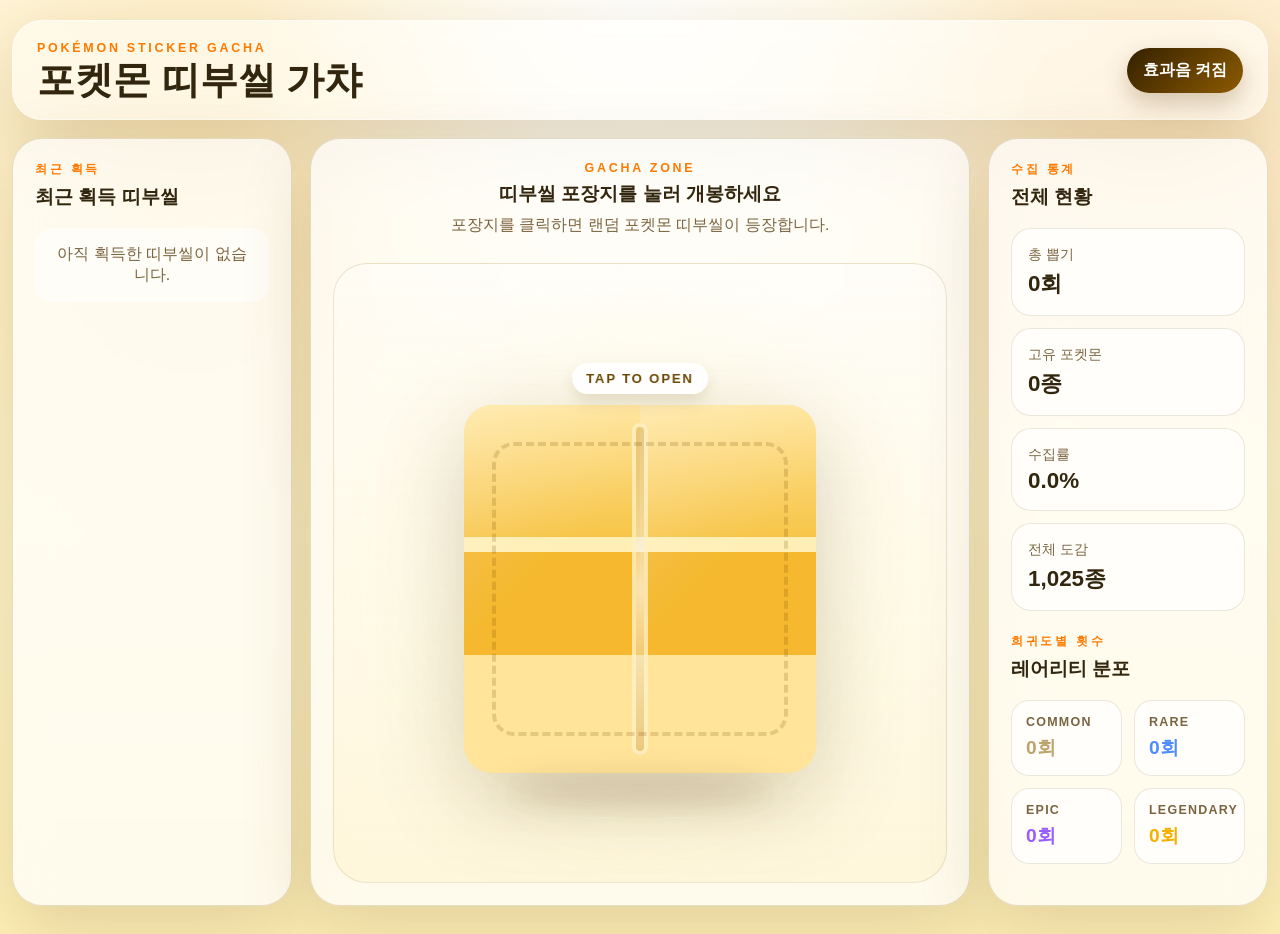
<file: docs/index.html>
<!doctype html>
<html lang="ko">
  <head>
    <meta charset="UTF-8" />
    <meta name="viewport" content="width=device-width, initial-scale=1.0" />
    <title>포켓몬 띠부씰 가챠</title>
    <meta
      name="description"
      content="포켓몬 띠부씰을 랜덤으로 뽑고, 최근 획득 목록과 수집 통계를 저장하는 가챠 웹앱"
    />
    <meta property="og:title" content="포켓몬 띠부씰 가챠" />
    <meta
      property="og:description"
      content="포켓몬 띠부씰을 랜덤으로 뽑고, 최근 획득 목록과 수집 통계를 저장하는 가챠 웹앱"
    />
    <meta property="og:type" content="website" />
    <meta property="og:image" content="./assets/og-image.png" />
    <meta property="og:image:width" content="1200" />
    <meta property="og:image:height" content="630" />
    <link rel="icon" href="./assets/favicon.svg" type="image/svg+xml" />
    <link rel="stylesheet" href="./style.css" />
  </head>
  <body>
    <div class="app-shell">
      <header class="topbar">
        <div>
          <p class="eyebrow">Pokémon Sticker Gacha</p>
          <h1>포켓몬 띠부씰 가챠</h1>
        </div>
        <button
          id="muteToggle"
          class="icon-button"
          type="button"
          aria-pressed="false"
        >
          효과음 켜짐
        </button>
      </header>

      <main class="layout">
        <aside class="panel side-panel recent-panel">
          <div class="panel-title">
            <p class="eyebrow">최근 획득</p>
            <h2>최근 획득 띠부씰</h2>
          </div>
          <ul id="recentList" class="recent-list" aria-live="polite">
            <li class="empty-state">아직 획득한 띠부씰이 없습니다.</li>
          </ul>
        </aside>

        <section class="panel center-panel">
          <div class="panel-title center-copy">
            <p class="eyebrow">Gacha Zone</p>
            <h2>띠부씰 포장지를 눌러 개봉하세요</h2>
            <p id="statusText" class="status-text">
              포장지를 클릭하면 랜덤 포켓몬 띠부씰이 등장합니다.
            </p>
          </div>

          <div class="stage" id="stage">
            <button
              id="gachaButton"
              class="gacha-button"
              type="button"
              aria-label="띠부씰 포장지 열기"
            >
              <span class="stage-glow"></span>
              <span class="package-label">TAP TO OPEN</span>
              <span class="package-pack">
                <span class="package-half package-half-left"></span>
                <span class="package-half package-half-right"></span>
                <span class="package-center-seam"></span>
                <span class="package-burst"></span>
              </span>
              <span class="package-shadow"></span>
            </button>

            <article id="stickerCard" class="sticker-card" hidden>
              <div class="sticker-topline">
                <span id="stickerNumber" class="sticker-number">#000</span>
                <span id="stickerRarity" class="sticker-rarity">COMMON</span>
              </div>

              <img id="pokemonImage" class="sticker-image" alt="" />

              <h3 id="pokemonName" class="sticker-name">Pokemon</h3>
              <p id="pokemonTypes" class="sticker-meta">Type: -</p>
              <p id="pokemonHeight" class="sticker-meta">Height: -</p>
              <p id="pokemonWeight" class="sticker-meta">Weight: -</p>
            </article>
          </div>
        </section>

        <aside class="panel side-panel stats-panel">
          <div class="panel-title">
            <p class="eyebrow">수집 통계</p>
            <h2>전체 현황</h2>
          </div>

          <div class="stats-grid">
            <div class="stat-card">
              <span class="stat-label">총 뽑기</span>
              <strong id="totalDraws">0회</strong>
            </div>
            <div class="stat-card">
              <span class="stat-label">고유 포켓몬</span>
              <strong id="uniqueCount">0종</strong>
            </div>
            <div class="stat-card">
              <span class="stat-label">수집률</span>
              <strong id="collectionRate">0.0%</strong>
            </div>
            <div class="stat-card">
              <span class="stat-label">전체 도감</span>
              <strong id="dexCount">--</strong>
            </div>
          </div>

          <div class="panel-title rarity-title">
            <p class="eyebrow">희귀도별 횟수</p>
            <h2>레어리티 분포</h2>
          </div>

          <div class="rarity-grid" id="rarityGrid" aria-label="희귀도별 횟수">
            <div class="rarity-card rarity-common">
              <span>COMMON</span>
              <strong id="commonCount">0회</strong>
            </div>
            <div class="rarity-card rarity-rare">
              <span>RARE</span>
              <strong id="rareCount">0회</strong>
            </div>
            <div class="rarity-card rarity-epic">
              <span>EPIC</span>
              <strong id="epicCount">0회</strong>
            </div>
            <div class="rarity-card rarity-legendary">
              <span>LEGENDARY</span>
              <strong id="legendaryCount">0회</strong>
            </div>
          </div>
        </aside>
      </main>
    </div>

    <audio id="pokemonCry" preload="auto"></audio>
    <script src="./script.js"></script>
  </body>
</html>
</file>
<file: docs/style.css>
:root {
  color-scheme: light;
  --bg-1: #fff7de;
  --bg-2: #fff0b8;
  --panel: rgba(255, 255, 255, 0.72);
  --panel-border: rgba(117, 85, 16, 0.18);
  --text: #33260f;
  --muted: #7b6440;
  --shadow: 0 24px 70px rgba(90, 60, 12, 0.18);
  --accent: #f8b400;
  --accent-2: #ff7a00;
  --common: #bfa36d;
  --rare: #4e8cff;
  --epic: #9a5cff;
  --legendary: #f5b100;
  --card-radius: 28px;
}

* {
  box-sizing: border-box;
}

html,
body {
  min-height: 100%;
}

body {
  margin: 0;
  font-family: "Trebuchet MS", "Segoe UI", "Noto Sans KR", sans-serif;
  color: var(--text);
  background:
    radial-gradient(circle at top, rgba(255, 255, 255, 0.9), transparent 35%),
    radial-gradient(circle at 15% 20%, rgba(255, 196, 82, 0.24), transparent 28%),
    radial-gradient(circle at 90% 15%, rgba(255, 154, 60, 0.16), transparent 25%),
    linear-gradient(180deg, var(--bg-1), var(--bg-2));
}

body::before {
  content: "";
  position: fixed;
  inset: 0;
  pointer-events: none;
  background-image:
    radial-gradient(rgba(255, 255, 255, 0.22) 1px, transparent 1px);
  background-size: 24px 24px;
  opacity: 0.45;
}

.app-shell {
  position: relative;
  z-index: 1;
  width: min(1440px, calc(100vw - 24px));
  margin: 0 auto;
  padding: 20px 0 28px;
}

.topbar {
  display: flex;
  justify-content: space-between;
  align-items: center;
  gap: 16px;
  margin-bottom: 18px;
  padding: 20px 24px;
  border: 1px solid rgba(255, 255, 255, 0.55);
  border-radius: 30px;
  background: rgba(255, 255, 255, 0.52);
  backdrop-filter: blur(14px);
  box-shadow: var(--shadow);
}

.eyebrow {
  margin: 0 0 6px;
  font-size: 0.78rem;
  font-weight: 800;
  letter-spacing: 0.22em;
  text-transform: uppercase;
  color: var(--accent-2);
}

h1,
h2,
h3,
p {
  margin: 0;
}

h1 {
  font-size: clamp(2rem, 3vw, 3rem);
  line-height: 1;
}

.icon-button {
  border: 0;
  border-radius: 999px;
  padding: 12px 16px;
  font: inherit;
  font-weight: 700;
  color: #fff;
  background: linear-gradient(135deg, #342100, #8d5b00);
  box-shadow: 0 10px 24px rgba(86, 49, 0, 0.25);
  cursor: pointer;
  transition: transform 0.2s ease, filter 0.2s ease;
}

.icon-button:hover {
  transform: translateY(-1px);
  filter: brightness(1.05);
}

.layout {
  display: grid;
  grid-template-columns: 280px minmax(0, 1fr) 280px;
  gap: 18px;
  align-items: stretch;
}

.panel {
  border: 1px solid var(--panel-border);
  border-radius: 30px;
  background: var(--panel);
  backdrop-filter: blur(18px);
  box-shadow: var(--shadow);
}

.side-panel,
.center-panel {
  padding: 22px;
}

.panel-title {
  margin-bottom: 18px;
}

.panel-title h2 {
  font-size: 1.2rem;
}

.center-copy {
  text-align: center;
}

.status-text {
  margin-top: 8px;
  min-height: 1.5em;
  color: var(--muted);
}

.recent-list {
  display: grid;
  gap: 10px;
  margin: 0;
  padding: 0;
  list-style: none;
}

.recent-item {
  display: grid;
  grid-template-columns: 52px 1fr;
  gap: 12px;
  align-items: center;
  padding: 10px;
  border-radius: 18px;
  background: rgba(255, 255, 255, 0.7);
  border: 1px solid rgba(97, 64, 10, 0.12);
}

.recent-thumb {
  width: 52px;
  height: 52px;
  object-fit: contain;
  border-radius: 16px;
  background: linear-gradient(145deg, #fff, #fff1c8);
}

.recent-name {
  display: block;
  font-weight: 800;
}

.recent-id {
  display: block;
  font-size: 0.85rem;
  color: var(--muted);
}

.empty-state {
  padding: 16px;
  border-radius: 18px;
  text-align: center;
  color: var(--muted);
  background: rgba(255, 255, 255, 0.55);
}

.stats-grid {
  display: grid;
  gap: 12px;
}

.rarity-title {
  margin-top: 22px;
}

.rarity-grid {
  display: grid;
  grid-template-columns: repeat(2, minmax(0, 1fr));
  gap: 12px;
}

.rarity-card {
  display: grid;
  gap: 6px;
  padding: 14px;
  border-radius: 18px;
  border: 1px solid rgba(97, 64, 10, 0.12);
  background: rgba(255, 255, 255, 0.72);
}

.rarity-card span {
  font-size: 0.78rem;
  font-weight: 800;
  letter-spacing: 0.1em;
  color: var(--muted);
}

.rarity-card strong {
  font-size: 1.2rem;
}

.rarity-common strong {
  color: var(--common);
}

.rarity-rare strong {
  color: var(--rare);
}

.rarity-epic strong {
  color: var(--epic);
}

.rarity-legendary strong {
  color: var(--legendary);
}

.stat-card {
  display: grid;
  gap: 4px;
  padding: 16px;
  border-radius: 20px;
  background: rgba(255, 255, 255, 0.7);
  border: 1px solid rgba(97, 64, 10, 0.12);
}

.stat-label {
  font-size: 0.88rem;
  color: var(--muted);
}

.stat-card strong {
  font-size: 1.4rem;
}

.stage {
  position: relative;
  display: grid;
  place-items: center;
  min-height: 620px;
  margin-top: 24px;
  overflow: hidden;
  border-radius: 34px;
  background:
    radial-gradient(circle at center, rgba(255, 255, 255, 0.7), rgba(255, 245, 201, 0.15) 42%, transparent 72%),
    linear-gradient(180deg, rgba(255, 255, 255, 0.35), rgba(255, 228, 144, 0.18));
  border: 1px solid rgba(117, 85, 16, 0.14);
}

.gacha-button {
  position: relative;
  width: min(420px, 78vw);
  aspect-ratio: 4 / 5;
  border: 0;
  padding: 0;
  background: transparent;
  cursor: pointer;
  transform-style: preserve-3d;
  transition: transform 0.2s ease, filter 0.2s ease;
}

.gacha-button:hover {
  transform: translateY(-6px) scale(1.01);
  filter: brightness(1.03);
}

.gacha-button:active {
  transform: translateY(-2px) scale(0.99);
}

.stage-glow {
  position: absolute;
  inset: 16% 12% 12%;
  border-radius: 50%;
  background: radial-gradient(circle, rgba(255, 245, 166, 0.75), rgba(255, 212, 87, 0.1) 55%, transparent 70%);
  filter: blur(14px);
  opacity: 0.72;
  transform: scale(0.86);
  transition: opacity 0.3s ease;
}

.package-label {
  position: absolute;
  top: 10%;
  left: 50%;
  z-index: 3;
  transform: translateX(-50%);
  padding: 8px 14px;
  border-radius: 999px;
  background: rgba(255, 255, 255, 0.92);
  color: #6b4600;
  font-size: 0.82rem;
  font-weight: 800;
  letter-spacing: 0.14em;
  box-shadow: 0 8px 16px rgba(103, 69, 9, 0.14);
}

.package-pack {
  position: absolute;
  inset: 18% 8% 12%;
  border-radius: 28px;
  overflow: hidden;
  filter: drop-shadow(0 26px 42px rgba(83, 56, 9, 0.22));
}

.package-pack::before {
  content: "";
  position: absolute;
  inset: 0;
  background:
    linear-gradient(135deg, rgba(255, 255, 255, 0.24), transparent 45%),
    linear-gradient(180deg, #ffe49a 0%, #f7c548 36%, #ffefb7 36%, #ffefb7 40%, #f5b82e 40%, #f5b82e 68%, #ffe49a 68%, #ffe49a 100%);
}

.package-pack::after {
  content: "";
  position: absolute;
  inset: 10% 8%;
  border-radius: 22px;
  border: 4px dashed rgba(119, 77, 0, 0.25);
  opacity: 0.75;
}

.package-half {
  position: absolute;
  top: 0;
  bottom: 0;
  width: 50%;
  background:
    linear-gradient(135deg, rgba(255, 255, 255, 0.24), transparent 45%),
    linear-gradient(180deg, #ffe49a 0%, #f7c548 36%, #ffefb7 36%, #ffefb7 40%, #f5b82e 40%, #f5b82e 68%, #ffe49a 68%, #ffe49a 100%);
  transition: transform 0.3s ease;
}

.package-half-left {
  left: 0;
  border-top-left-radius: 28px;
  border-bottom-left-radius: 28px;
}

.package-half-right {
  right: 0;
  border-top-right-radius: 28px;
  border-bottom-right-radius: 28px;
}

.package-center-seam {
  position: absolute;
  top: 6%;
  bottom: 6%;
  left: 50%;
  width: 8px;
  transform: translateX(-50%);
  border-radius: 999px;
  background: linear-gradient(180deg, rgba(153, 94, 0, 0.2), rgba(255, 255, 255, 0.6), rgba(153, 94, 0, 0.2));
  box-shadow: 0 0 0 4px rgba(255, 241, 196, 0.8);
}

.package-burst {
  position: absolute;
  inset: 38% 36%;
  border-radius: 50%;
  background:
    radial-gradient(circle, rgba(255, 255, 255, 0.95), rgba(255, 240, 167, 0.8) 30%, rgba(255, 197, 55, 0.1) 62%, transparent 72%);
  opacity: 0;
  transform: scale(0.4);
}

.package-shadow {
  position: absolute;
  left: 18%;
  right: 18%;
  bottom: 6%;
  height: 24px;
  border-radius: 50%;
  background: rgba(79, 47, 0, 0.2);
  filter: blur(16px);
}

.stage.is-opening .package-label,
.stage.is-opening .stage-glow {
  opacity: 0;
}

.stage.is-opening .gacha-button {
  animation: shake 0.95s ease-in-out 2;
}

.stage.is-opening .package-half-left {
  transform: translateX(-118%) rotate(-18deg);
}

.stage.is-opening .package-half-right {
  transform: translateX(118%) rotate(18deg);
}

.stage.is-opening .package-center-seam {
  animation: seam-crack 0.6s ease forwards;
}

.stage.is-opening .package-burst {
  animation: burst 0.9s ease 0.25s forwards;
}

.stage.is-legendary .package-pack::before {
  background:
    linear-gradient(135deg, rgba(255, 255, 255, 0.28), transparent 45%),
    linear-gradient(180deg, #ffd95a 0%, #f6a700 36%, #fff0aa 36%, #fff0aa 40%, #ffcc17 40%, #ffcc17 68%, #ffe99b 68%, #ffe99b 100%);
}

.stage.is-rare .stage-glow {
  background: radial-gradient(circle, rgba(108, 190, 255, 0.8), rgba(78, 140, 255, 0.14) 58%, transparent 70%);
}

.stage.is-epic .stage-glow {
  background: radial-gradient(circle, rgba(190, 126, 255, 0.85), rgba(154, 92, 255, 0.16) 58%, transparent 72%);
}

.stage.is-legendary .stage-glow {
  background: radial-gradient(circle, rgba(255, 235, 126, 0.95), rgba(245, 177, 0, 0.22) 58%, transparent 72%);
}

.stage.is-legendary {
  animation: legendary-shake 0.18s linear 6;
}

.sticker-card {
  position: absolute;
  display: grid;
  justify-items: center;
  gap: 8px;
  width: min(360px, 72vw);
  padding: 22px 20px 18px;
  border-radius: var(--card-radius);
  border: 5px solid rgba(255, 255, 255, 0.92);
  background:
    radial-gradient(circle at top, rgba(255, 255, 255, 0.95), transparent 38%),
    linear-gradient(180deg, rgba(255, 255, 255, 0.98), rgba(255, 250, 232, 0.96));
  box-shadow:
    0 24px 50px rgba(84, 54, 7, 0.22),
    0 0 0 8px rgba(255, 255, 255, 0.22);
  transform: translateY(26px) scale(0.5);
  opacity: 0;
  pointer-events: none;
}

.sticker-card::before {
  content: "";
  position: absolute;
  inset: 10px;
  border-radius: calc(var(--card-radius) - 10px);
  border: 1px solid rgba(120, 84, 18, 0.14);
}

.sticker-card::after {
  content: "";
  position: absolute;
  inset: 0;
  border-radius: inherit;
  background:
    linear-gradient(135deg, rgba(255, 255, 255, 0.55), transparent 32%),
    linear-gradient(180deg, transparent, rgba(255, 255, 255, 0.18));
  mix-blend-mode: screen;
  opacity: 0.85;
  pointer-events: none;
}

.sticker-card.is-visible {
  animation: sticker-pop 0.9s cubic-bezier(0.18, 0.84, 0.2, 1.2) forwards;
}

.sticker-card[data-rarity="common"] {
  box-shadow:
    0 24px 50px rgba(84, 54, 7, 0.22),
    0 0 0 8px rgba(191, 163, 109, 0.16);
}

.sticker-card[data-rarity="rare"] {
  box-shadow:
    0 24px 50px rgba(84, 54, 7, 0.22),
    0 0 0 8px rgba(78, 140, 255, 0.18),
    0 0 40px rgba(78, 140, 255, 0.16);
}

.sticker-card[data-rarity="epic"] {
  box-shadow:
    0 24px 50px rgba(84, 54, 7, 0.22),
    0 0 0 8px rgba(154, 92, 255, 0.18),
    0 0 40px rgba(154, 92, 255, 0.18);
}

.sticker-card[data-rarity="legendary"] {
  box-shadow:
    0 24px 50px rgba(84, 54, 7, 0.22),
    0 0 0 8px rgba(245, 177, 0, 0.2),
    0 0 48px rgba(245, 177, 0, 0.22);
}

.sticker-topline {
  display: flex;
  justify-content: space-between;
  align-items: center;
  gap: 12px;
  width: 100%;
  font-weight: 800;
  letter-spacing: 0.12em;
}

.sticker-number {
  color: var(--muted);
}

.sticker-rarity {
  padding: 6px 10px;
  border-radius: 999px;
  font-size: 0.72rem;
  background: rgba(246, 193, 70, 0.12);
}

.sticker-card[data-rarity="rare"] .sticker-rarity {
  color: #1b53d6;
  background: rgba(78, 140, 255, 0.12);
}

.sticker-card[data-rarity="epic"] .sticker-rarity {
  color: #7e39f0;
  background: rgba(154, 92, 255, 0.12);
}

.sticker-card[data-rarity="legendary"] .sticker-rarity {
  color: #9b6b00;
  background: rgba(245, 177, 0, 0.18);
}

.sticker-image {
  width: min(240px, 60vw);
  height: min(240px, 60vw);
  object-fit: contain;
  filter: drop-shadow(0 16px 20px rgba(73, 44, 0, 0.22));
}

.sticker-name {
  font-size: clamp(1.5rem, 3vw, 2rem);
  text-transform: capitalize;
}

.sticker-meta {
  font-size: 0.98rem;
  color: var(--muted);
}

.stage.is-legendary .sticker-card.is-visible {
  animation:
    sticker-pop 0.9s cubic-bezier(0.18, 0.84, 0.2, 1.2) forwards,
    legendary-flash 1.2s ease-out 0.1s;
}

@keyframes shake {
  0%,
  100% {
    transform: translate3d(0, 0, 0) rotate(0deg);
  }
  20% {
    transform: translate3d(-6px, 2px, 0) rotate(-1.5deg);
  }
  40% {
    transform: translate3d(6px, -2px, 0) rotate(1.5deg);
  }
  60% {
    transform: translate3d(-4px, 1px, 0) rotate(-1deg);
  }
  80% {
    transform: translate3d(4px, -1px, 0) rotate(1deg);
  }
}

@keyframes seam-crack {
  0% {
    opacity: 1;
    transform: translateX(-50%) scaleY(1);
  }
  50% {
    opacity: 1;
    transform: translateX(-50%) scaleY(1.1);
  }
  100% {
    opacity: 0;
    transform: translateX(-50%) scaleY(0.2);
  }
}

@keyframes burst {
  0% {
    opacity: 0;
    transform: scale(0.35);
  }
  35% {
    opacity: 1;
  }
  100% {
    opacity: 0;
    transform: scale(2.4);
  }
}

@keyframes sticker-pop {
  0% {
    opacity: 0;
    transform: translateY(36px) scale(0.42) rotate(-6deg);
  }
  55% {
    opacity: 1;
    transform: translateY(-10px) scale(1.08) rotate(2deg);
  }
  78% {
    transform: translateY(0) scale(0.98) rotate(-1deg);
  }
  100% {
    opacity: 1;
    transform: translateY(0) scale(1) rotate(0);
  }
}

@keyframes legendary-flash {
  0%,
  100% {
    filter: none;
  }
  30% {
    filter: brightness(1.15) saturate(1.18);
  }
  60% {
    filter: brightness(1.25) saturate(1.28);
  }
}

@keyframes legendary-shake {
  0% {
    transform: translate(0, 0);
  }
  25% {
    transform: translate(1px, -1px);
  }
  50% {
    transform: translate(-2px, 1px);
  }
  75% {
    transform: translate(2px, 0);
  }
  100% {
    transform: translate(0, 0);
  }
}

@media (max-width: 1180px) {
  .layout {
    grid-template-columns: 1fr;
  }

  .side-panel {
    order: 2;
  }

  .center-panel {
    order: 1;
  }
}

@media (max-width: 720px) {
  .app-shell {
    width: min(100vw - 16px, 1440px);
    padding-top: 12px;
  }

  .topbar,
  .side-panel,
  .center-panel {
    padding: 16px;
  }

  .topbar {
    align-items: flex-start;
    flex-direction: column;
  }

  .stage {
    min-height: 540px;
  }

  .gacha-button {
    width: min(360px, 84vw);
  }

  .rarity-grid {
    grid-template-columns: 1fr;
  }
}
</file>
